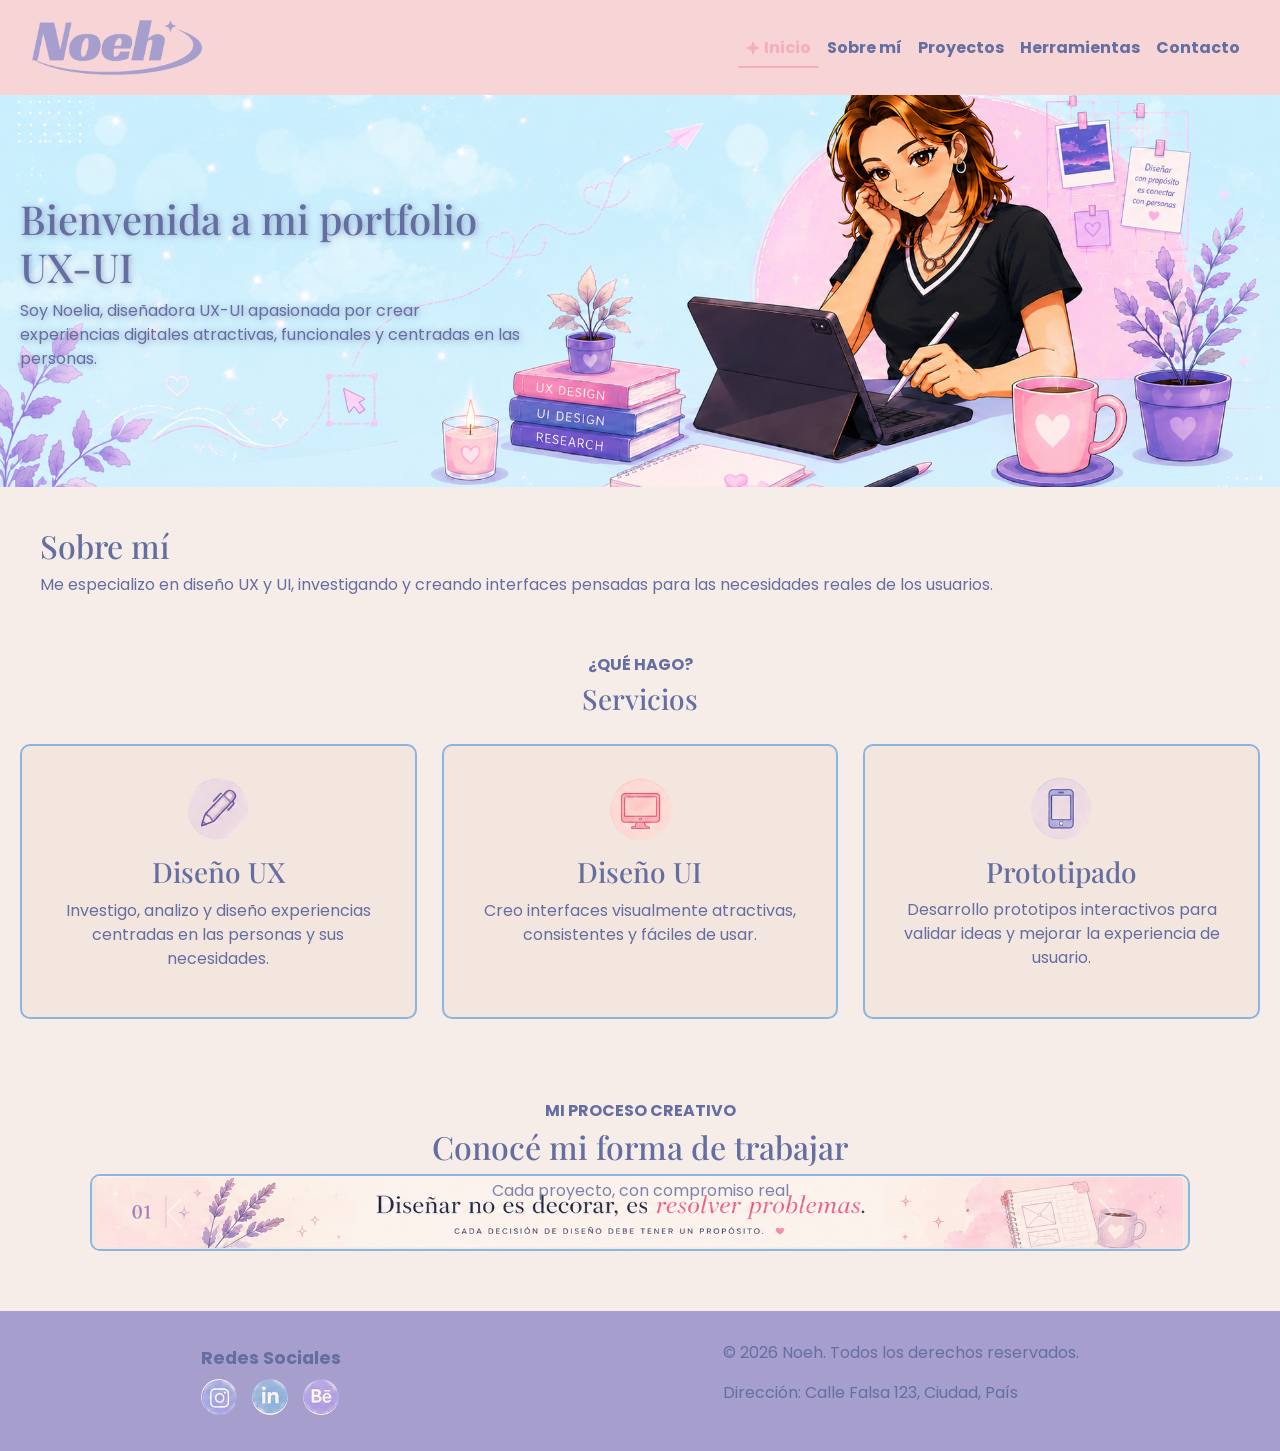
<file: index.html>
<!DOCTYPE html>
<html lang="es">
<head>
  <meta charset="UTF-8" />
  <meta name="viewport" content="width=device-width, initial-scale=1.0" />
  <title>Portfolio UX-UI de Noelia Arcidiacono | Diseñadora en Argentina</title>
  <meta name="description" content="Portfolio de Noelia Arcidiacono, diseñadora UX-UI especializada en experiencias digitales centradas en el usuario. Descubrí sus proyectos, herramientas y servicios de diseño." />
  <meta name="keywords" content="diseño UX UI, portfolio diseñadora, diseño de experiencia de usuario, diseño de interfaces, UX UI Argentina" />

  <link rel="preconnect" href="https://fonts.googleapis.com">
  <link rel="preconnect" href="https://fonts.gstatic.com" crossorigin>
  <link href="https://fonts.googleapis.com/css2?family=Playfair+Display:wght@700&family=Poppins:wght@400;600;700&display=swap" rel="stylesheet">

  <!-- Bootstrap CSS (CDN) -->
  <link href="https://cdn.jsdelivr.net/npm/bootstrap@5.3.3/dist/css/bootstrap.min.css" rel="stylesheet">

  <link href="https://unpkg.com/aos@2.3.1/dist/aos.css" rel="stylesheet">

  <link rel="stylesheet" href="css/style.css" />
</head>
<body class="fondo-rosa">

  <!--navbar de Bootstrap-->
  <nav class="navbar navbar-expand-md navbar-custom">
    <div class="container-fluid">
      <a class="navbar-brand" href="index.html">
        <img src="assets/images/noehlogo.png" alt="Logo Noeh" />
      </a>

      <button class="navbar-toggler" type="button" data-bs-toggle="collapse" data-bs-target="#navbarNav" aria-controls="navbarNav" aria-expanded="false" aria-label="Abrir menú">
        <span class="navbar-toggler-icon"></span>
      </button>

      <div class="collapse navbar-collapse" id="navbarNav">
        <ul class="navbar-nav ms-auto">
          <li class="nav-item"><a class="nav-link active" href="index.html">Inicio</a></li>
          <li class="nav-item"><a class="nav-link" href="pages/sobre-mi.html">Sobre mí</a></li>
          <li class="nav-item"><a class="nav-link" href="pages/proyectos.html">Proyectos</a></li>
          <li class="nav-item"><a class="nav-link" href="pages/herramientas.html">Herramientas</a></li>
          <li class="nav-item"><a class="nav-link" href="pages/contacto.html">Contacto</a></li>
        </ul>
      </div>
    </div>
  </nav>

  <!--hero con imagen de fondo-->
  <section class="hero-imagen">
    <div class="hero-texto">
      <h1 data-aos="fade-up" data-aos-duration="1000">Bienvenida a mi portfolio UX-UI</h1>
      <p>Soy Noelia, diseñadora UX-UI apasionada por crear experiencias digitales atractivas, funcionales y centradas en las personas.</p>
    </div>
  </section>

  <!--main es principal-->
  <main>

    <article>
      <h2>Sobre mí</h2>
      <p>Me especializo en diseño UX y UI, investigando y creando interfaces pensadas para las necesidades reales de los usuarios.</p>
    </article>

    <section class="seccion-centrada">
      <p class="etiqueta">¿QUÉ HAGO?</p>
      <h3>Servicios</h3>

      <div class="lista">

        <article class="card" tabindex="0">
          <img src="assets/images/logo-de-disenioux.png" alt="Ícono Diseño UX" />
          <h3>Diseño UX</h3>
          <p>Investigo, analizo y diseño experiencias centradas en las personas y sus necesidades.</p>
        </article>

        <article class="card" tabindex="0">
          <img src="assets/images/logo-de-disenioui.png" alt="Ícono Diseño UI" />
          <h3>Diseño UI</h3>
          <p>Creo interfaces visualmente atractivas, consistentes y fáciles de usar.</p>
        </article>

        <article class="card" tabindex="0">
          <img src="assets/images/logo-disenio-prototipado.png" alt="Ícono Prototipado" />
          <h3>Prototipado</h3>
          <p>Desarrollo prototipos interactivos para validar ideas y mejorar la experiencia de usuario.</p>
        </article>

      </div>
    </section>

    <!--sección de galería con carousel de 8 banners y reproducción automática-->
    <section class="galeria">
      <p class="etiqueta">MI PROCESO CREATIVO</p>
      <h2>Conocé mi forma de trabajar</h2>

      <div id="carouselGaleria" class="carousel slide" data-bs-ride="carousel" data-bs-interval="3000">
        <div class="carousel-indicators">
          <button type="button" data-bs-target="#carouselGaleria" data-bs-slide-to="0" class="active" aria-current="true" aria-label="Slide 1"></button>
          <button type="button" data-bs-target="#carouselGaleria" data-bs-slide-to="1" aria-label="Slide 2"></button>
          <button type="button" data-bs-target="#carouselGaleria" data-bs-slide-to="2" aria-label="Slide 3"></button>
          <button type="button" data-bs-target="#carouselGaleria" data-bs-slide-to="3" aria-label="Slide 4"></button>
          <button type="button" data-bs-target="#carouselGaleria" data-bs-slide-to="4" aria-label="Slide 5"></button>
          <button type="button" data-bs-target="#carouselGaleria" data-bs-slide-to="5" aria-label="Slide 6"></button>
          <button type="button" data-bs-target="#carouselGaleria" data-bs-slide-to="6" aria-label="Slide 7"></button>
          <button type="button" data-bs-target="#carouselGaleria" data-bs-slide-to="7" aria-label="Slide 8"></button>
        </div>

        <div class="carousel-inner">
          <div class="carousel-item active">
            <img src="assets/images/diseniar-es-un-proceso.png" alt="Cada proyecto, con compromiso real" />
            <div class="carousel-caption d-none d-md-block">
              <p>Cada proyecto, con compromiso real</p>

              
            </div>
          </div>
          <div class="carousel-item">
            <img src="assets/images/crear-mejores-interfaces.png" alt="Diseño prolijo, pensado al detalle" />
            <div class="carousel-caption d-none d-md-block">
              <p>Diseño prolijo, pensado al detalle</p> 
            </div>
          </div>
          <div class="carousel-item">
            <img src="assets/images/detalles-que-comunican-emocion.png" alt="Procesos eficientes, resultados claros" />
            <div class="carousel-caption d-none d-md-block">
              <p>Procesos eficientes, resultados claros</p>
            </div>
          </div>
          <div class="carousel-item">
            <img src="assets/images/comienzo-de-la-creatividad.png" alt="Investigación antes que suposición" />
            <div class="carousel-caption d-none d-md-block">
              <p>Investigación antes que suposición</p>
            </div>
          </div>
          <div class="carousel-item">
            <img src="assets/images/diseniar-con-proposito.png" alt="Cada pantalla, con un propósito" />
            <div class="carousel-caption d-none d-md-block">
              <p>Cada pantalla, con un propósito</p>
            </div>
          </div>
          <div class="carousel-item">
            <img src="assets/images/ideas-que-evolucionan.png" alt="Escucho antes de diseñar" />
            <div class="carousel-caption d-none d-md-block">
              <p>Escucho antes de diseñar</p>
            </div>
          </div>
          <div class="carousel-item">
            <img src="assets/images/disenio-simple-util-memorable.png" alt="Iteración constante, mejora continua" />
            <div class="carousel-caption d-none d-md-block">
              <p>Iteración constante, mejora continua</p>
            </div>
          </div>
          <div class="carousel-item">
            <img src="assets/images/agradecimientos.png" alt="Comprometida con cada entrega" />
            <div class="carousel-caption d-none d-md-block">
              <p>Comprometida con cada entrega</p>
            </div>
          </div>
        </div>

        <button class="carousel-control-prev" type="button" data-bs-target="#carouselGaleria" data-bs-slide="prev">
          <span class="carousel-control-prev-icon" aria-hidden="true"></span>
          <span class="visually-hidden">Anterior</span>
        </button>
        <button class="carousel-control-next" type="button" data-bs-target="#carouselGaleria" data-bs-slide="next">
          <span class="carousel-control-next-icon" aria-hidden="true"></span>
          <span class="visually-hidden">Siguiente</span>
        </button>
      </div>
    </section>

  </main>

  <!--footer es pie de página-->
  <footer>
   <div class="footer-content">
    <h3>Redes Sociales</h3>
    <div class="footer-redes">
      <a href="#" target="_blank">
        <img src="assets/images/footerinstagram.png" alt="Instagram" />
      </a>
      <a href="http://www.linkedin.com/in/noelia-arcidiacono-9204953a7" target="_blank">
      <img src="assets/images/footerlinkedin.png" alt="LinkedIn" />
    </a>
    <a href="https://www.behance.net/noeliaarcidia1" target="_blank">
      <img src="assets/images/footerbehance.png" alt="Behance" />
    </a>
  </div>
</div>

    <div class="footer-content">
      <p>© 2026 Noeh. Todos los derechos reservados.</p>
      <p>Dirección: Calle Falsa 123, Ciudad, País</p>
    </div>
  </footer>

  <!-- Bootstrap JS (CDN) - siempre antes del cierre de body -->
  <script src="https://cdn.jsdelivr.net/npm/bootstrap@5.3.3/dist/js/bootstrap.bundle.min.js"></script>

  <script src="https://unpkg.com/aos@2.3.1/dist/aos.js"></script>
<script>
  AOS.init();
</script>

</body>
</html>
</file>
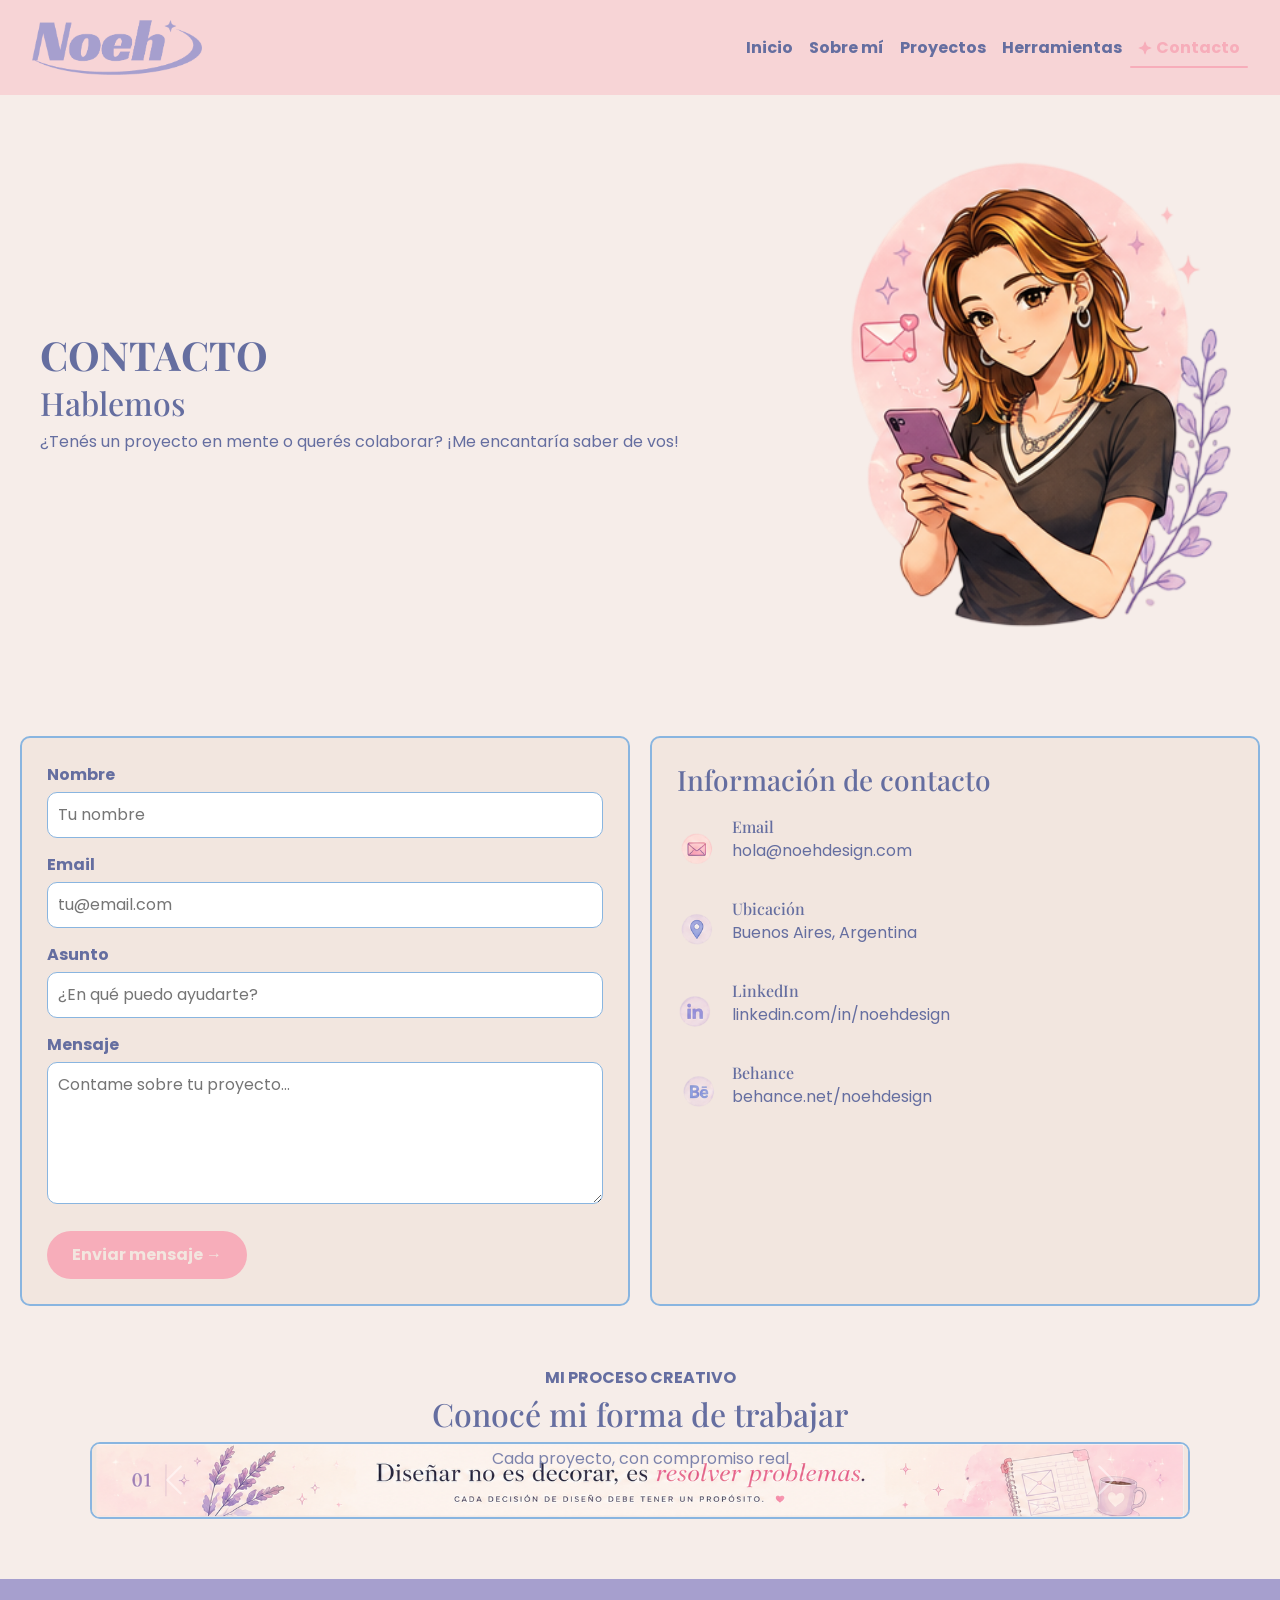
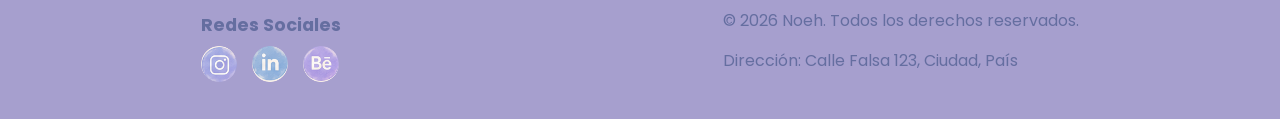
<file: pages/contacto.html>
<!DOCTYPE html>
<html lang="es">
<head>
  <meta charset="UTF-8" />
  <meta name="viewport" content="width=device-width, initial-scale=1.0" />
  <title>Contacto | Noelia Arcidiacono, Diseñadora UX-UI</title>
  <meta name="description" content="¿Tenés un proyecto en mente? Contactá a Noelia Arcidiacono, diseñadora UX-UI, para colaborar en tu próxima idea." />
  <meta name="keywords" content="contactar diseñadora UX UI, contratar diseño UX UI, colaboración proyecto diseño" />

  <link rel="preconnect" href="https://fonts.googleapis.com">
  <link rel="preconnect" href="https://fonts.gstatic.com" crossorigin>
  <link href="https://fonts.googleapis.com/css2?family=Playfair+Display:wght@700&family=Poppins:wght@400;600;700&display=swap" rel="stylesheet">

  <link href="https://cdn.jsdelivr.net/npm/bootstrap@5.3.3/dist/css/bootstrap.min.css" rel="stylesheet">

  <link href="https://unpkg.com/aos@2.3.1/dist/aos.css" rel="stylesheet">
  <link rel="stylesheet" href="../css/style.css" />
</head>
<body class="fondo-rosa">

  <nav class="navbar navbar-expand-md navbar-custom">
    <div class="container-fluid">
      <a class="navbar-brand" href="../index.html">
        <img src="../assets/images/noehlogo.png" alt="Logo Noeh" />
      </a>

      <button class="navbar-toggler" type="button" data-bs-toggle="collapse" data-bs-target="#navbarNav" aria-controls="navbarNav" aria-expanded="false" aria-label="Abrir menú">
        <span class="navbar-toggler-icon"></span>
      </button>

      <div class="collapse navbar-collapse" id="navbarNav">
        <ul class="navbar-nav ms-auto">
          <li class="nav-item"><a class="nav-link" href="../index.html">Inicio</a></li>
          <li class="nav-item"><a class="nav-link" href="sobre-mi.html">Sobre mí</a></li>
          <li class="nav-item"><a class="nav-link" href="proyectos.html">Proyectos</a></li>
          <li class="nav-item"><a class="nav-link" href="herramientas.html">Herramientas</a></li>
          <li class="nav-item"><a class="nav-link active" href="contacto.html">Contacto</a></li>
        </ul>
      </div>
    </div>
  </nav>

  <main>

    <section class="presentacion">
      <div class="presentacion-texto">
        <h1 class="etiqueta" data-aos="fade-up" data-aos-duration="1000">CONTACTO</h1>
        <h2>Hablemos</h2>
        <p>¿Tenés un proyecto en mente o querés colaborar? ¡Me encantaría saber de vos!</p>
      </div>

      <img class="presentacion-imagen" src="../assets/images/ilustracion-hero-contacto.png" alt="Foto de Noelia Arcidiacono" />
    </section>

    <section class="contacto-contenido">

      <form class="formulario">
        <label for="nombre">Nombre</label>
        <input type="text" id="nombre" name="nombre" placeholder="Tu nombre" required />

        <label for="email">Email</label>
        <input type="email" id="email" name="email" placeholder="tu@email.com" required />

        <label for="asunto">Asunto</label>
        <input type="text" id="asunto" name="asunto" placeholder="¿En qué puedo ayudarte?" />

        <label for="mensaje">Mensaje</label>
        <textarea id="mensaje" name="mensaje" rows="5" placeholder="Contame sobre tu proyecto..." required></textarea>

        <button type="submit">Enviar mensaje →</button>
      </form>

      <div class="info-contacto">
        <h3>Información de contacto</h3>

        <div class="dato-contacto" style="margin-top: 20px;">
          <img src="../assets/images/mail.png" alt="Ícono email" />
          <div>
            <h3>Email</h3>
            <p>hola@noehdesign.com</p>
          </div>
        </div>

        <div class="dato-contacto">
          <img src="../assets/images/ubicacion.png" alt="Ícono ubicación" />
          <div>
            <h3>Ubicación</h3>
            <p>Buenos Aires, Argentina</p>
          </div>
        </div>

        <div class="dato-contacto">
          <img src="../assets/images/linkedin.png" alt="Ícono LinkedIn" />
          <div>
            <h3>LinkedIn</h3>
            <p>linkedin.com/in/noehdesign</p>
          </div>
        </div>

        <div class="dato-contacto">
          <img src="../assets/images/behance.png" alt="Ícono Behance" />
          <div>
            <h3>Behance</h3>
            <p>behance.net/noehdesign</p>
          </div>
        </div>

      </div>

    </section>

    <!--sección de galería con carousel de 8 banners y reproducción automática-->
    <section class="galeria">
      <p class="etiqueta">MI PROCESO CREATIVO</p>
      <h2>Conocé mi forma de trabajar</h2>

      <div id="carouselContacto" class="carousel slide" data-bs-ride="carousel" data-bs-interval="3000">
        <div class="carousel-indicators">
          <button type="button" data-bs-target="#carouselContacto" data-bs-slide-to="0" class="active" aria-current="true" aria-label="Slide 1"></button>
          <button type="button" data-bs-target="#carouselContacto" data-bs-slide-to="1" aria-label="Slide 2"></button>
          <button type="button" data-bs-target="#carouselContacto" data-bs-slide-to="2" aria-label="Slide 3"></button>
          <button type="button" data-bs-target="#carouselContacto" data-bs-slide-to="3" aria-label="Slide 4"></button>
          <button type="button" data-bs-target="#carouselContacto" data-bs-slide-to="4" aria-label="Slide 5"></button>
          <button type="button" data-bs-target="#carouselContacto" data-bs-slide-to="5" aria-label="Slide 6"></button>
          <button type="button" data-bs-target="#carouselContacto" data-bs-slide-to="6" aria-label="Slide 7"></button>
          <button type="button" data-bs-target="#carouselContacto" data-bs-slide-to="7" aria-label="Slide 8"></button>
        </div>

        <div class="carousel-inner">
          <div class="carousel-item active">
            <img src="../assets/images/diseniar-es-un-proceso.png" alt="Cada proyecto, con compromiso real" />
            <div class="carousel-caption d-none d-md-block">
              <p>Cada proyecto, con compromiso real</p>
            </div>
          </div>
          <div class="carousel-item">
            <img src="../assets/images/crear-mejores-interfaces.png" alt="Diseño prolijo, pensado al detalle" />
            <div class="carousel-caption d-none d-md-block">
              <p>Diseño prolijo, pensado al detalle</p>
            </div>
          </div>
          <div class="carousel-item">
            <img src="../assets/images/detalles-que-comunican-emocion.png" alt="Procesos eficientes, resultados claros" />
            <div class="carousel-caption d-none d-md-block">
              <p>Procesos eficientes, resultados claros</p>
            </div>
          </div>
          <div class="carousel-item">
            <img src="../assets/images/comienzo-de-la-creatividad.png" alt="Investigación antes que suposición" />
            <div class="carousel-caption d-none d-md-block">
              <p>Investigación antes que suposición</p>
            </div>
          </div>
          <div class="carousel-item">
            <img src="../assets/images/diseniar-con-proposito.png" alt="Cada pantalla, con un propósito" />
            <div class="carousel-caption d-none d-md-block">
              <p>Cada pantalla, con un propósito</p>
            </div>
          </div>
          <div class="carousel-item">
            <img src="../assets/images/ideas-que-evolucionan.png" alt="Escucho antes de diseñar" />
            <div class="carousel-caption d-none d-md-block">
              <p>Escucho antes de diseñar</p>
            </div>
          </div>
          <div class="carousel-item">
            <img src="../assets/images/disenio-simple-util-memorable.png" alt="Iteración constante, mejora continua" />
            <div class="carousel-caption d-none d-md-block">
              <p>Iteración constante, mejora continua</p>
            </div>
          </div>
          <div class="carousel-item">
            <img src="../assets/images/agradecimientos.png" alt="Comprometida con cada entrega" />
            <div class="carousel-caption d-none d-md-block">
              <p>Comprometida con cada entrega</p>
            </div>
          </div>
        </div>

        <button class="carousel-control-prev" type="button" data-bs-target="#carouselContacto" data-bs-slide="prev">
          <span class="carousel-control-prev-icon" aria-hidden="true"></span>
          <span class="visually-hidden">Anterior</span>
        </button>
        <button class="carousel-control-next" type="button" data-bs-target="#carouselContacto" data-bs-slide="next">
          <span class="carousel-control-next-icon" aria-hidden="true"></span>
          <span class="visually-hidden">Siguiente</span>
        </button>
      </div>
    </section>

  </main>

  <footer>
   <div class="footer-content">
  <h3>Redes Sociales</h3>
  <div class="footer-redes">
    <a href="#" target="_blank">
      <img src="../assets/images/footerinstagram.png" alt="Instagram" />
    </a>
    <a href="http://www.linkedin.com/in/noelia-arcidiacono-9204953a7" target="_blank">
      <img src="../assets/images/footerlinkedin.png" alt="LinkedIn" />
    </a>
    <a href="https://www.behance.net/noeliaarcidia1" target="_blank">
      <img src="../assets/images/footerbehance.png" alt="Behance" />
    </a>
  </div>
</div>

    <div class="footer-content">
      <p>© 2026 Noeh. Todos los derechos reservados.</p>
      <p>Dirección: Calle Falsa 123, Ciudad, País</p>
    </div>
  </footer>

  <script src="https://cdn.jsdelivr.net/npm/bootstrap@5.3.3/dist/js/bootstrap.bundle.min.js"></script>

  <script src="https://unpkg.com/aos@2.3.1/dist/aos.js"></script>
<script>
  AOS.init();
</script>
</body>
</html>
</file>
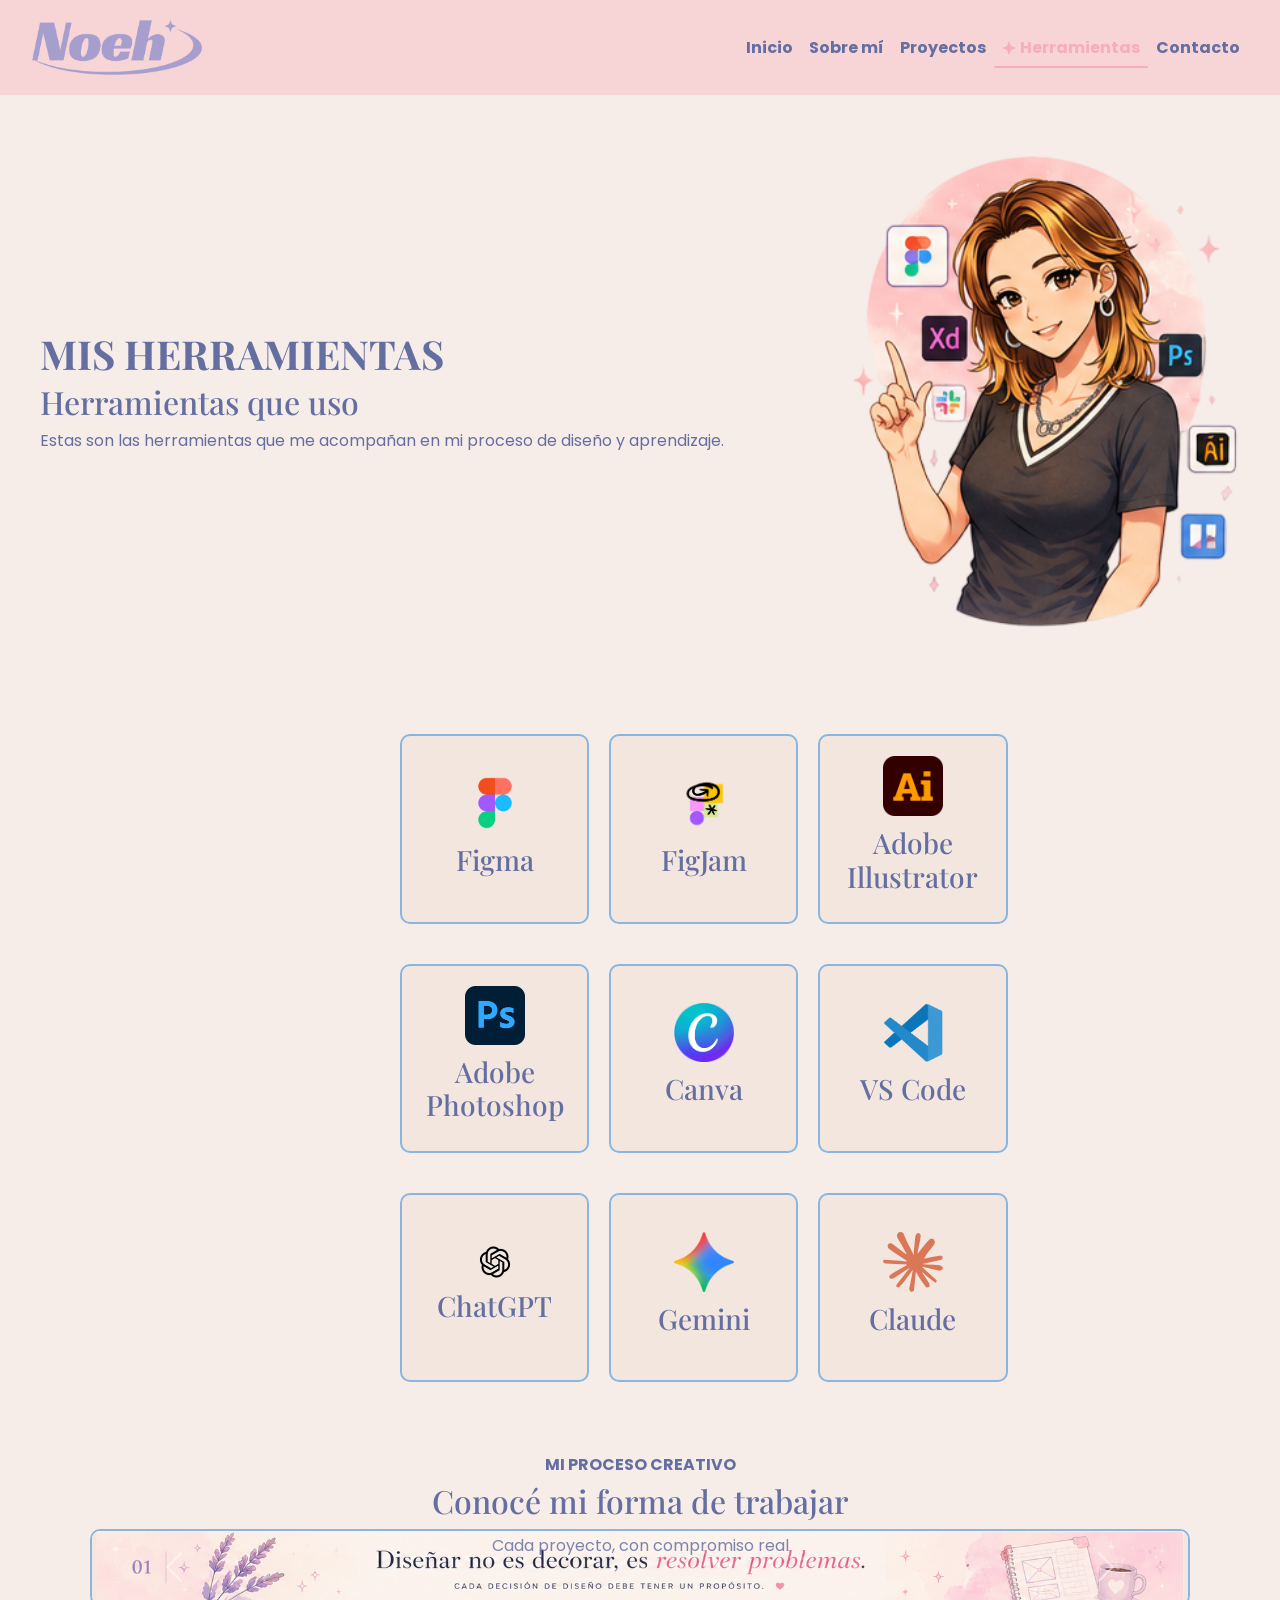
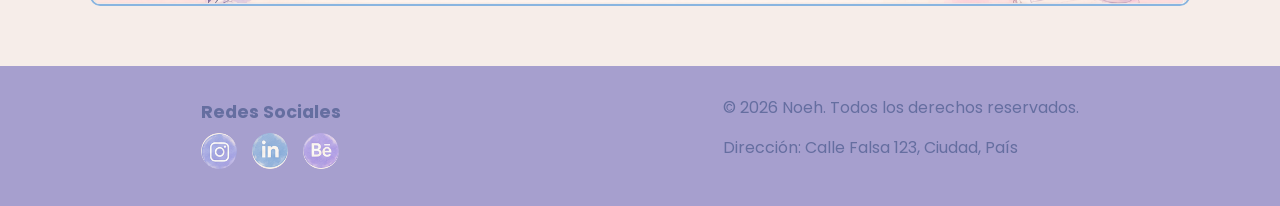
<file: pages/herramientas.html>
<!DOCTYPE html>
<html lang="es">
<head>
  <meta charset="UTF-8" />
  <meta name="viewport" content="width=device-width, initial-scale=1.0" />
  <title>Herramientas de Diseño UX-UI que Uso | Noelia Arcidiacono</title>
  <meta name="description" content="Conocé las herramientas de diseño y prototipado que Noelia Arcidiacono utiliza en su proceso creativo: Figma, Adobe Illustrator, Photoshop y más." />
  <meta name="keywords" content="herramientas diseño UX UI, Figma, Adobe Illustrator, Photoshop, software diseño digital" />

  <link rel="preconnect" href="https://fonts.googleapis.com">
  <link rel="preconnect" href="https://fonts.gstatic.com" crossorigin>
  <link href="https://fonts.googleapis.com/css2?family=Playfair+Display:wght@700&family=Poppins:wght@400;600;700&display=swap" rel="stylesheet">

  <link href="https://unpkg.com/aos@2.3.1/dist/aos.css" rel="stylesheet">
  <link href="https://cdn.jsdelivr.net/npm/bootstrap@5.3.3/dist/css/bootstrap.min.css" rel="stylesheet">

  <link rel="stylesheet" href="../css/style.css" />
</head>
<body class="fondo-rosa">

  <nav class="navbar navbar-expand-md navbar-custom">
    <div class="container-fluid">
      <a class="navbar-brand" href="../index.html">
        <img src="../assets/images/noehlogo.png" alt="Logo Noeh" />
      </a>

      <button class="navbar-toggler" type="button" data-bs-toggle="collapse" data-bs-target="#navbarNav" aria-controls="navbarNav" aria-expanded="false" aria-label="Abrir menú">
        <span class="navbar-toggler-icon"></span>
      </button>

      <div class="collapse navbar-collapse" id="navbarNav">
        <ul class="navbar-nav ms-auto">
          <li class="nav-item"><a class="nav-link" href="../index.html">Inicio</a></li>
          <li class="nav-item"><a class="nav-link" href="sobre-mi.html">Sobre mí</a></li>
          <li class="nav-item"><a class="nav-link" href="proyectos.html">Proyectos</a></li>
          <li class="nav-item"><a class="nav-link active" href="herramientas.html">Herramientas</a></li>
          <li class="nav-item"><a class="nav-link" href="contacto.html">Contacto</a></li>
        </ul>
      </div>
    </div>
  </nav>

  <main>

    <section class="presentacion">
      <div class="presentacion-texto">
        <h1 class="etiqueta" data-aos="fade-up" data-aos-duration="1000">MIS HERRAMIENTAS</h1>
        <h2>Herramientas que uso</h2>
        <p>Estas son las herramientas que me acompañan en mi proceso de diseño y aprendizaje.</p>
      </div>

      <img class="presentacion-imagen" src="../assets/images/ilustracion-hero-herramientas.png" alt="Laptop con logo de Noeh" />
    </section>

    <section>
      <div class="lista-cuadrada">

        <article class="card-cuadrada" tabindex="0">
          <img src="../assets/images/figma-Photoroom.png" alt="Logo Figma" />
          <h3>Figma</h3>
        </article>

        <article class="card-cuadrada" tabindex="0">
          <img src="../assets/images/figjam-Photoroom.png" alt="Logo FigJam" />
          <h3>FigJam</h3>
        </article>

        <article class="card-cuadrada" tabindex="0">
          <img src="../assets/images/illustrator.png" alt="Logo Adobe Illustrator" />
          <h3>Adobe Illustrator</h3>
        </article>

        <article class="card-cuadrada" tabindex="0">
          <img src="../assets/images/photoshop.webp" alt="Logo Adobe Photoshop" />
          <h3>Adobe Photoshop</h3>
        </article>

        <article class="card-cuadrada" tabindex="0">
          <img src="../assets/images/canva.png" alt="Logo Canva" />
          <h3>Canva</h3>
        </article>

        <article class="card-cuadrada" tabindex="0">
          <img src="../assets/images/vscode-Photoroom.png" alt="Logo VS Code" />
          <h3>VS Code</h3>
        </article>

        <article class="card-cuadrada" tabindex="0">
          <img src="../assets/images/chatgpt.png" alt="Logo ChatGPT" />
          <h3>ChatGPT</h3>
        </article>

        <article class="card-cuadrada" tabindex="0">
          <img src="../assets/images/gemini.png" alt="Logo Gemini" />
          <h3>Gemini</h3>
        </article>

        <article class="card-cuadrada" tabindex="0">
          <img src="../assets/images/claude.webp" alt="Logo Claude" />
          <h3>Claude</h3>
        </article>

      </div>
    </section>

    <!--sección de galería con carousel de 8 banners y reproducción automática-->
    <section class="galeria">
      <p class="etiqueta">MI PROCESO CREATIVO</p>
      <h2>Conocé mi forma de trabajar</h2>

      <div id="carouselHerramientas" class="carousel slide" data-bs-ride="carousel" data-bs-interval="3000">
        <div class="carousel-indicators">
          <button type="button" data-bs-target="#carouselHerramientas" data-bs-slide-to="0" class="active" aria-current="true" aria-label="Slide 1"></button>
          <button type="button" data-bs-target="#carouselHerramientas" data-bs-slide-to="1" aria-label="Slide 2"></button>
          <button type="button" data-bs-target="#carouselHerramientas" data-bs-slide-to="2" aria-label="Slide 3"></button>
          <button type="button" data-bs-target="#carouselHerramientas" data-bs-slide-to="3" aria-label="Slide 4"></button>
          <button type="button" data-bs-target="#carouselHerramientas" data-bs-slide-to="4" aria-label="Slide 5"></button>
          <button type="button" data-bs-target="#carouselHerramientas" data-bs-slide-to="5" aria-label="Slide 6"></button>
          <button type="button" data-bs-target="#carouselHerramientas" data-bs-slide-to="6" aria-label="Slide 7"></button>
          <button type="button" data-bs-target="#carouselHerramientas" data-bs-slide-to="7" aria-label="Slide 8"></button>
        </div>

        <div class="carousel-inner">
          <div class="carousel-item active">
            <img src="../assets/images/diseniar-es-un-proceso.png" alt="Cada proyecto, con compromiso real" />
            <div class="carousel-caption d-none d-md-block">
              <p>Cada proyecto, con compromiso real</p>
            </div>
          </div>
          <div class="carousel-item">
            <img src="../assets/images/crear-mejores-interfaces.png" alt="Diseño prolijo, pensado al detalle" />
            <div class="carousel-caption d-none d-md-block">
              <p>Diseño prolijo, pensado al detalle</p>
            </div>
          </div>
          <div class="carousel-item">
            <img src="../assets/images/detalles-que-comunican-emocion.png" alt="Procesos eficientes, resultados claros" />
            <div class="carousel-caption d-none d-md-block">
              <p>Procesos eficientes, resultados claros</p>
            </div>
          </div>
          <div class="carousel-item">
            <img src="../assets/images/comienzo-de-la-creatividad.png" alt="Investigación antes que suposición" />
            <div class="carousel-caption d-none d-md-block">
              <p>Investigación antes que suposición</p>
            </div>
          </div>
          <div class="carousel-item">
            <img src="../assets/images/diseniar-con-proposito.png" alt="Cada pantalla, con un propósito" />
            <div class="carousel-caption d-none d-md-block">
              <p>Cada pantalla, con un propósito</p>
            </div>
          </div>
          <div class="carousel-item">
            <img src="../assets/images/ideas-que-evolucionan.png" alt="Escucho antes de diseñar" />
            <div class="carousel-caption d-none d-md-block">
              <p>Escucho antes de diseñar</p>
            </div>
          </div>
          <div class="carousel-item">
            <img src="../assets/images/disenio-simple-util-memorable.png" alt="Iteración constante, mejora continua" />
            <div class="carousel-caption d-none d-md-block">
              <p>Iteración constante, mejora continua</p>
            </div>
          </div>
          <div class="carousel-item">
            <img src="../assets/images/agradecimientos.png" alt="Comprometida con cada entrega" />
            <div class="carousel-caption d-none d-md-block">
              <p>Comprometida con cada entrega</p>
            </div>
          </div>
        </div>

        <button class="carousel-control-prev" type="button" data-bs-target="#carouselHerramientas" data-bs-slide="prev">
          <span class="carousel-control-prev-icon" aria-hidden="true"></span>
          <span class="visually-hidden">Anterior</span>
        </button>
        <button class="carousel-control-next" type="button" data-bs-target="#carouselHerramientas" data-bs-slide="next">
          <span class="carousel-control-next-icon" aria-hidden="true"></span>
          <span class="visually-hidden">Siguiente</span>
        </button>
      </div>
    </section>

  </main>

  <footer>
   <div class="footer-content">
  <h3>Redes Sociales</h3>
  <div class="footer-redes">
    <a href="#" target="_blank">
      <img src="../assets/images/footerinstagram.png" alt="Instagram" />
    </a>
    <a href="http://www.linkedin.com/in/noelia-arcidiacono-9204953a7" target="_blank">
      <img src="../assets/images/footerlinkedin.png" alt="LinkedIn" />
    </a>
    <a href="https://www.behance.net/noeliaarcidia1" target="_blank">
      <img src="../assets/images/footerbehance.png" alt="Behance" />
    </a>
  </div>
</div>

    <div class="footer-content">
      <p>© 2026 Noeh. Todos los derechos reservados.</p>
      <p>Dirección: Calle Falsa 123, Ciudad, País</p>
    </div>
  </footer>

  <script src="https://cdn.jsdelivr.net/npm/bootstrap@5.3.3/dist/js/bootstrap.bundle.min.js"></script>

  <script src="https://unpkg.com/aos@2.3.1/dist/aos.js"></script>
<script>
  AOS.init();
</script>
</body>
</html>
</file>
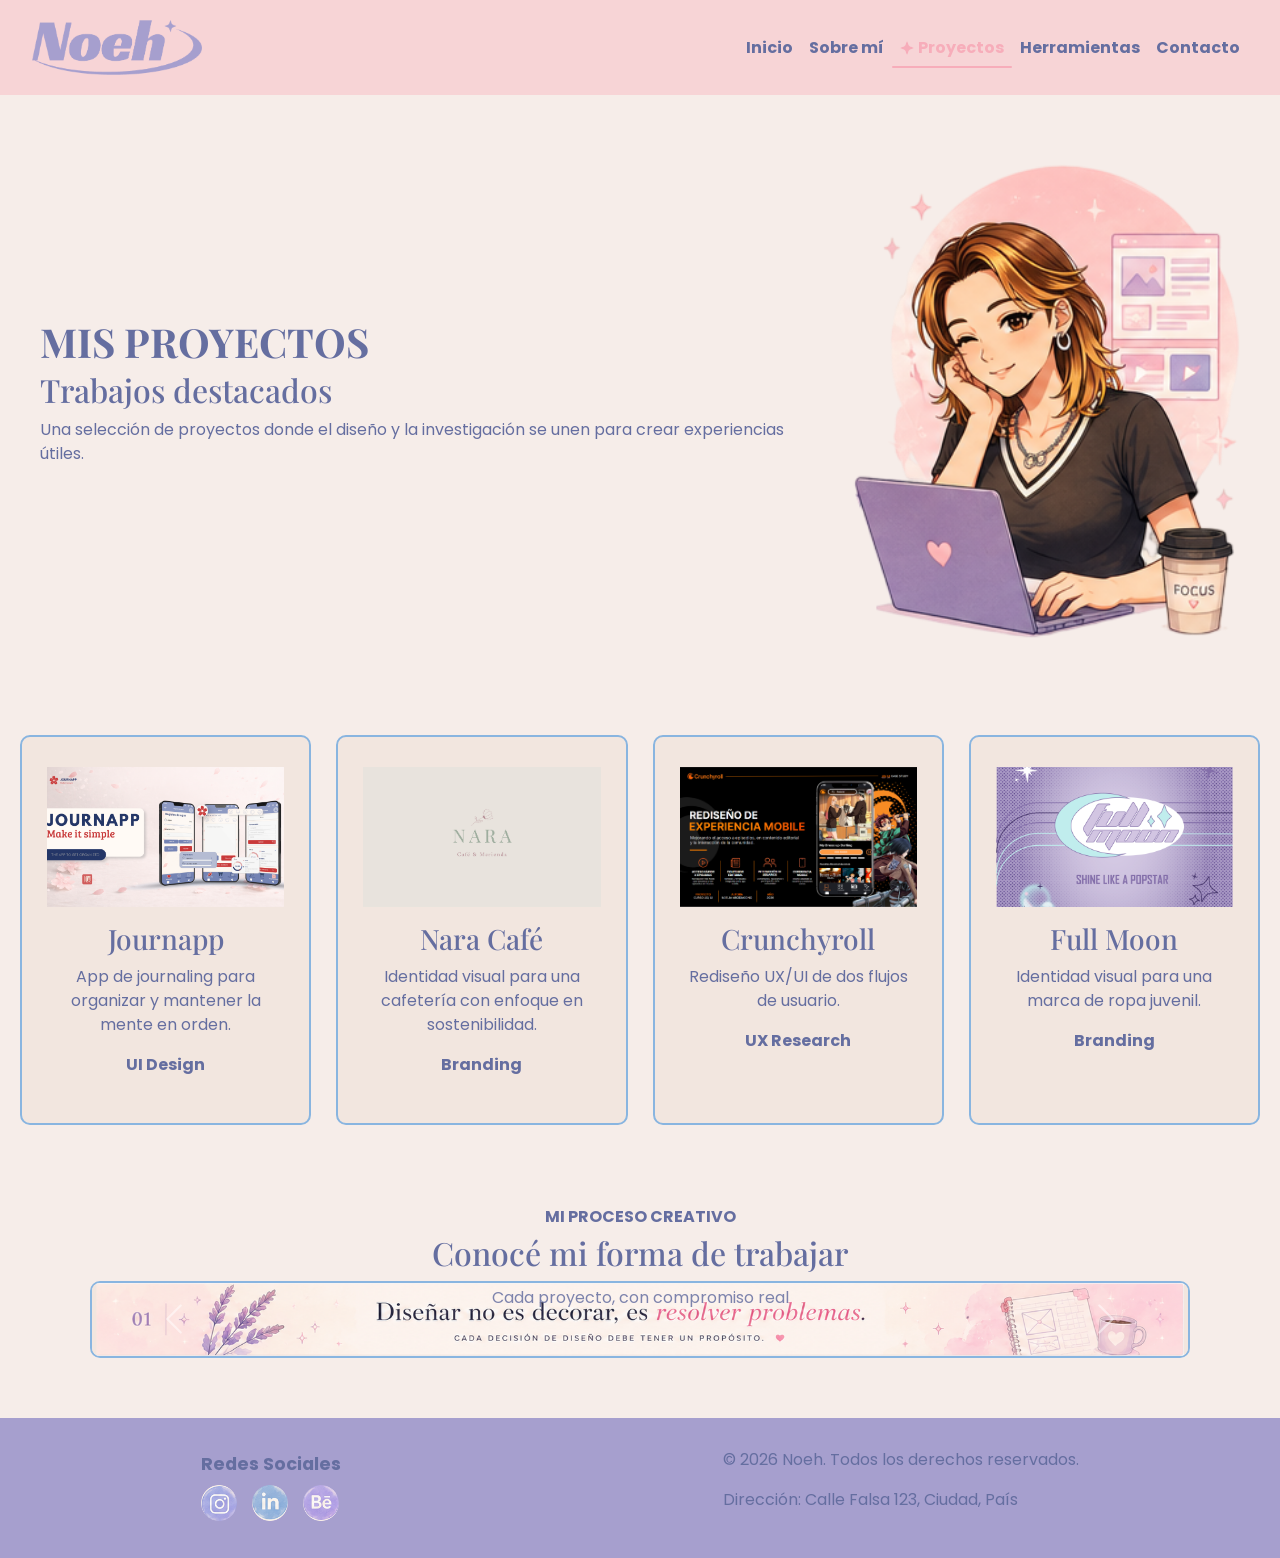
<file: pages/proyectos.html>
<!DOCTYPE html>
<html lang="es">
<head>
  <meta charset="UTF-8" />
  <meta name="viewport" content="width=device-width, initial-scale=1.0" />
  <title>Proyectos de Diseño UX-UI | Noelia Arcidiacono</title>
  <meta name="description" content="Explorá una selección de proyectos de diseño UX-UI: apps, branding e investigación de usuarios realizados por Noelia Arcidiacono." />
  <meta name="keywords" content="proyectos UX UI, portfolio proyectos diseño, casos de estudio UX, branding y diseño de apps" />

  <link rel="preconnect" href="https://fonts.googleapis.com">
  <link rel="preconnect" href="https://fonts.gstatic.com" crossorigin>
  <link href="https://fonts.googleapis.com/css2?family=Playfair+Display:wght@700&family=Poppins:wght@400;600;700&display=swap" rel="stylesheet">

  <link href="https://cdn.jsdelivr.net/npm/bootstrap@5.3.3/dist/css/bootstrap.min.css" rel="stylesheet">

  <link href="https://unpkg.com/aos@2.3.1/dist/aos.css" rel="stylesheet">
  <link rel="stylesheet" href="../css/style.css" />
</head>
<body class="fondo-rosa">

  <nav class="navbar navbar-expand-md navbar-custom">
    <div class="container-fluid">
      <a class="navbar-brand" href="../index.html">
        <img src="../assets/images/noehlogo.png" alt="Logo Noeh" />
      </a>

      <button class="navbar-toggler" type="button" data-bs-toggle="collapse" data-bs-target="#navbarNav" aria-controls="navbarNav" aria-expanded="false" aria-label="Abrir menú">
        <span class="navbar-toggler-icon"></span>
      </button>

      <div class="collapse navbar-collapse" id="navbarNav">
        <ul class="navbar-nav ms-auto">
          <li class="nav-item"><a class="nav-link" href="../index.html">Inicio</a></li>
          <li class="nav-item"><a class="nav-link" href="sobre-mi.html">Sobre mí</a></li>
          <li class="nav-item"><a class="nav-link active" href="proyectos.html">Proyectos</a></li>
          <li class="nav-item"><a class="nav-link" href="herramientas.html">Herramientas</a></li>
          <li class="nav-item"><a class="nav-link" href="contacto.html">Contacto</a></li>
        </ul>
      </div>
    </div>
  </nav>

  <main>

    <section class="presentacion">
      <div class="presentacion-texto">
        <h1 class="etiqueta" data-aos="fade-up" data-aos-duration="1000">MIS PROYECTOS</h1>
        <h2>Trabajos destacados</h2>
        <p>Una selección de proyectos donde el diseño y la investigación se unen para crear experiencias útiles.</p>
      </div>

      <img class="presentacion-imagen" src="../assets/images/ilustracion-hero-proyectos.png" alt="Portada de proyectos" />
    </section>

    <section>
      <div class="lista lista-4">

        <article class="card" tabindex="0">
          <img class="imagen-proyecto" src="../assets/images/portadajournapp.png" alt="Proyecto Journapp" />
          <h3>Journapp</h3>
          <p>App de journaling para organizar y mantener la mente en orden.</p>
          <p class="destacado">UI Design</p>
        </article>

        <article class="card" tabindex="0">
          <img class="imagen-proyecto" src="../assets/images/portadanara.png" alt="Proyecto Nara Café" />
          <h3>Nara Café</h3>
          <p>Identidad visual para una cafetería con enfoque en sostenibilidad.</p>
          <p class="destacado">Branding</p>
        </article>

        <article class="card" tabindex="0">
          <img class="imagen-proyecto" src="../assets/images/portadacrunchyroll.png" alt="Proyecto Crunchyroll" />
          <h3>Crunchyroll</h3>
          <p>Rediseño UX/UI de dos flujos de usuario.</p>
          <p class="destacado">UX Research</p>
        </article>

        <article class="card" tabindex="0">
          <img class="imagen-proyecto" src="../assets/images/portadafullmoon.png" alt="Proyecto Full Moon" />
          <h3>Full Moon</h3>
          <p>Identidad visual para una marca de ropa juvenil.</p>
          <p class="destacado">Branding</p>
        </article>

      </div>
    </section>

    <!--sección de galería con carousel de 8 banners y reproducción automática-->
    <section class="galeria">
      <p class="etiqueta">MI PROCESO CREATIVO</p>
      <h2>Conocé mi forma de trabajar</h2>

      <div id="carouselProyectos" class="carousel slide" data-bs-ride="carousel" data-bs-interval="3000">
        <div class="carousel-indicators">
          <button type="button" data-bs-target="#carouselProyectos" data-bs-slide-to="0" class="active" aria-current="true" aria-label="Slide 1"></button>
          <button type="button" data-bs-target="#carouselProyectos" data-bs-slide-to="1" aria-label="Slide 2"></button>
          <button type="button" data-bs-target="#carouselProyectos" data-bs-slide-to="2" aria-label="Slide 3"></button>
          <button type="button" data-bs-target="#carouselProyectos" data-bs-slide-to="3" aria-label="Slide 4"></button>
          <button type="button" data-bs-target="#carouselProyectos" data-bs-slide-to="4" aria-label="Slide 5"></button>
          <button type="button" data-bs-target="#carouselProyectos" data-bs-slide-to="5" aria-label="Slide 6"></button>
          <button type="button" data-bs-target="#carouselProyectos" data-bs-slide-to="6" aria-label="Slide 7"></button>
          <button type="button" data-bs-target="#carouselProyectos" data-bs-slide-to="7" aria-label="Slide 8"></button>
        </div>

        <div class="carousel-inner">
          <div class="carousel-item active">
            <img src="../assets/images/diseniar-es-un-proceso.png" alt="Cada proyecto, con compromiso real" />
            <div class="carousel-caption d-none d-md-block">
               <p>Cada proyecto, con compromiso real</p>
            </div>
          </div>
          <div class="carousel-item">
            <img src="../assets/images/crear-mejores-interfaces.png" alt="Diseño prolijo, pensado al detalle" />
            <div class="carousel-caption d-none d-md-block">
              <p>Diseño prolijo, pensado al detalle</p>
            </div>
          </div>
          <div class="carousel-item">
            <img src="../assets/images/detalles-que-comunican-emocion.png" alt="Procesos eficientes, resultados claros" />
            <div class="carousel-caption d-none d-md-block">
              <p>Procesos eficientes, resultados claros</p>
            </div>
          </div>
          <div class="carousel-item">
            <img src="../assets/images/comienzo-de-la-creatividad.png" alt="Investigación antes que suposición" />
            <div class="carousel-caption d-none d-md-block">
              <p>Investigación antes que suposición</p>
            </div>
          </div>
          <div class="carousel-item">
            <img src="../assets/images/diseniar-con-proposito.png" alt="Cada pantalla, con un propósito" />
            <div class="carousel-caption d-none d-md-block">
              <p>Cada pantalla, con un propósito</p>
            </div>
          </div>
          <div class="carousel-item">
            <img src="../assets/images/ideas-que-evolucionan.png" alt="Escucho antes de diseñar" />
            <div class="carousel-caption d-none d-md-block">
              <p>Escucho antes de diseñar</p>
            </div>
          </div>
          <div class="carousel-item">
            <img src="../assets/images/disenio-simple-util-memorable.png" alt="Iteración constante, mejora continua" />
            <div class="carousel-caption d-none d-md-block">
              <p>Iteración constante, mejora continua</p>
            </div>
          </div>
          <div class="carousel-item">
            <img src="../assets/images/agradecimientos.png" alt="Comprometida con cada entrega" />
            <div class="carousel-caption d-none d-md-block">
              <p>Comprometida con cada entrega</p>
            </div>
          </div>
        </div>

        <button class="carousel-control-prev" type="button" data-bs-target="#carouselProyectos" data-bs-slide="prev">
          <span class="carousel-control-prev-icon" aria-hidden="true"></span>
          <span class="visually-hidden">Anterior</span>
        </button>
        <button class="carousel-control-next" type="button" data-bs-target="#carouselProyectos" data-bs-slide="next">
          <span class="carousel-control-next-icon" aria-hidden="true"></span>
          <span class="visually-hidden">Siguiente</span>
        </button>
      </div>
    </section>

  </main>

  <footer>
    <div class="footer-content">
  <h3>Redes Sociales</h3>
  <div class="footer-redes">
    <a href="#" target="_blank">
      <img src="../assets/images/footerinstagram.png" alt="Instagram" />
    </a>
    <a href="http://www.linkedin.com/in/noelia-arcidiacono-9204953a7" target="_blank">
      <img src="../assets/images/footerlinkedin.png" alt="LinkedIn" />
    </a>
    <a href="https://www.behance.net/noeliaarcidia1" target="_blank">
      <img src="../assets/images/footerbehance.png" alt="Behance" />
    </a>
  </div>
</div>

    <div class="footer-content">
      <p>© 2026 Noeh. Todos los derechos reservados.</p>
      <p>Dirección: Calle Falsa 123, Ciudad, País</p>
    </div>
  </footer>

  <script src="https://cdn.jsdelivr.net/npm/bootstrap@5.3.3/dist/js/bootstrap.bundle.min.js"></script>

  <script src="https://unpkg.com/aos@2.3.1/dist/aos.js"></script>
<script>
  AOS.init();
</script>
</body>
</html>
</file>
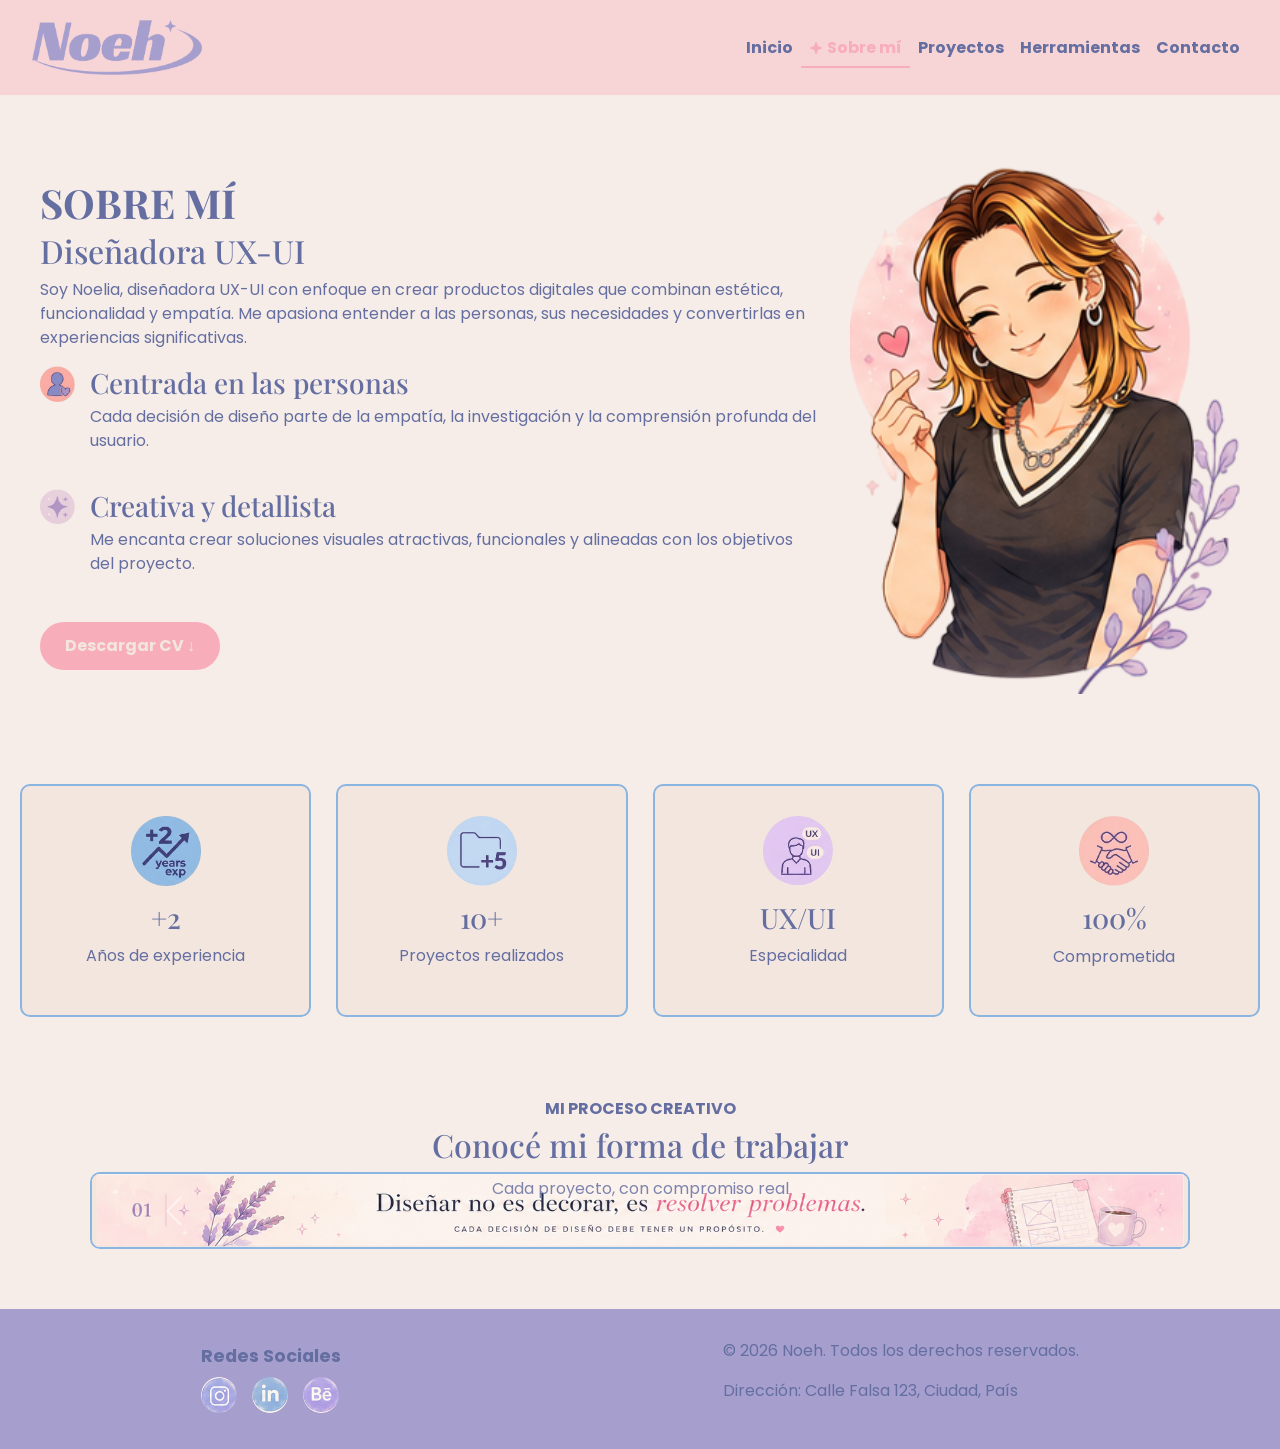
<file: pages/sobre-mi.html>
<!DOCTYPE html>
<html lang="es">
<head>
  <meta charset="UTF-8" />
  <meta name="viewport" content="width=device-width, initial-scale=1.0" />
  <title>Sobre mí | Noelia Arcidiacono, Diseñadora UX-UI</title>
  <meta name="description" content="Conocé la trayectoria de Noelia Arcidiacono, diseñadora UX-UI con foco en investigación de usuarios y diseño centrado en las personas." />
  <meta name="keywords" content="sobre mí diseñadora UX, experiencia diseño UX UI, perfil profesional UX UI" />

  <link rel="preconnect" href="https://fonts.googleapis.com">
  <link rel="preconnect" href="https://fonts.gstatic.com" crossorigin>
  <link href="https://fonts.googleapis.com/css2?family=Playfair+Display:wght@700&family=Poppins:wght@400;600;700&display=swap" rel="stylesheet">

  <link href="https://cdn.jsdelivr.net/npm/bootstrap@5.3.3/dist/css/bootstrap.min.css" rel="stylesheet">

  <link href="https://unpkg.com/aos@2.3.1/dist/aos.css" rel="stylesheet">
  <link rel="stylesheet" href="../css/style.css" />
</head>
<body class="fondo-rosa">

  <nav class="navbar navbar-expand-md navbar-custom">
    <div class="container-fluid">
      <a class="navbar-brand" href="../index.html">
        <img src="../assets/images/noehlogo.png" alt="Logo Noeh" />
      </a>

      <button class="navbar-toggler" type="button" data-bs-toggle="collapse" data-bs-target="#navbarNav" aria-controls="navbarNav" aria-expanded="false" aria-label="Abrir menú">
        <span class="navbar-toggler-icon"></span>
      </button>

      <div class="collapse navbar-collapse" id="navbarNav">
        <ul class="navbar-nav ms-auto">
          <li class="nav-item"><a class="nav-link" href="../index.html">Inicio</a></li>
          <li class="nav-item"><a class="nav-link active" href="sobre-mi.html">Sobre mí</a></li>
          <li class="nav-item"><a class="nav-link" href="proyectos.html">Proyectos</a></li>
          <li class="nav-item"><a class="nav-link" href="herramientas.html">Herramientas</a></li>
          <li class="nav-item"><a class="nav-link" href="contacto.html">Contacto</a></li>
        </ul>
      </div>
    </div>
  </nav>

  <main>

    <section class="presentacion">

      <div class="presentacion-texto">
        <h1 class="etiqueta" data-aos="fade-up" data-aos-duration="1000">SOBRE MÍ</h1>
        <h2>Diseñadora UX-UI</h2>
        <p>Soy Noelia, diseñadora UX-UI con enfoque en crear productos digitales que combinan estética, funcionalidad y empatía. Me apasiona entender a las personas, sus necesidades y convertirlas en experiencias significativas.</p>

        <div class="punto">
          <img src="../assets/images/logo-de-persona-centrada.png" alt="Ícono corazón" />
          <div>
            <h3>Centrada en las personas</h3>
            <p>Cada decisión de diseño parte de la empatía, la investigación y la comprensión profunda del usuario.</p>
          </div>
        </div>

        <div class="punto">
          <img src="../assets/images/logo-de-persona-detallista.png" alt="Ícono estrella" />
          <div>
            <h3>Creativa y detallista</h3>
            <p>Me encanta crear soluciones visuales atractivas, funcionales y alineadas con los objetivos del proyecto.</p>
          </div>
        </div>

        <a href="../assets/cv-noelia-arcidiacono.pdf" class="btn-cv" download>Descargar CV ↓</a>
      </div>

      <img class="presentacion-imagen" src="../assets/images/ilustracion-hero-sobre-mi.png" alt="Foto de Noelia Arcidiacono" />

    </section>

    <section>
      <div class="lista lista-4">

        <article class="card" tabindex="0">
          <img src="../assets/images/logo-de-mi-experiencia.png" alt="Ícono años de experiencia" />
          <h3>+2</h3>
          <p>Años de experiencia</p>
        </article>

        <article class="card" tabindex="0">
          <img src="../assets/images/logo-trabajos-realizados.png" alt="Ícono proyectos realizados" />
          <h3>10+</h3>
          <p>Proyectos realizados</p>
        </article>

        <article class="card" tabindex="0">
          <img src="../assets/images/logo-de-mi-especialidad.png" alt="Ícono especialidad UX/UI" />
          <h3>UX/UI</h3>
          <p>Especialidad</p>
        </article>

        <article class="card" tabindex="0">
          <img src="../assets/images/logo-de-persona-comprometida.png" alt="Ícono compromiso" />
          <h3>100%</h3>
          <p>Comprometida</p>
        </article>

      </div>
    </section>

    <!--sección de galería con carousel de 8 banners y reproducción automática-->
    <section class="galeria">
      <p class="etiqueta">MI PROCESO CREATIVO</p>
      <h2>Conocé mi forma de trabajar</h2>

      <div id="carouselSobreMi" class="carousel slide" data-bs-ride="carousel" data-bs-interval="3000">
        <div class="carousel-indicators">
          <button type="button" data-bs-target="#carouselSobreMi" data-bs-slide-to="0" class="active" aria-current="true" aria-label="Slide 1"></button>
          <button type="button" data-bs-target="#carouselSobreMi" data-bs-slide-to="1" aria-label="Slide 2"></button>
          <button type="button" data-bs-target="#carouselSobreMi" data-bs-slide-to="2" aria-label="Slide 3"></button>
          <button type="button" data-bs-target="#carouselSobreMi" data-bs-slide-to="3" aria-label="Slide 4"></button>
          <button type="button" data-bs-target="#carouselSobreMi" data-bs-slide-to="4" aria-label="Slide 5"></button>
          <button type="button" data-bs-target="#carouselSobreMi" data-bs-slide-to="5" aria-label="Slide 6"></button>
          <button type="button" data-bs-target="#carouselSobreMi" data-bs-slide-to="6" aria-label="Slide 7"></button>
          <button type="button" data-bs-target="#carouselSobreMi" data-bs-slide-to="7" aria-label="Slide 8"></button>
        </div>

        <div class="carousel-inner">
          <div class="carousel-item active">
            <img src="../assets/images/diseniar-es-un-proceso.png" alt="Cada proyecto, con compromiso real" />
            <div class="carousel-caption d-none d-md-block">
              <p>Cada proyecto, con compromiso real</p> 
            </div>
          </div>
          <div class="carousel-item">
            <img src="../assets/images/crear-mejores-interfaces.png" alt="Diseño prolijo, pensado al detalle" />
            <div class="carousel-caption d-none d-md-block">
              <p>Diseño prolijo, pensado al detalle</p> 
            </div>
          </div>
          <div class="carousel-item">
            <img src="../assets/images/detalles-que-comunican-emocion.png" alt="Procesos eficientes, resultados claros" />
            <div class="carousel-caption d-none d-md-block">
              <p>Procesos eficientes, resultados claros</p>
            </div>
          </div>
          <div class="carousel-item">
            <img src="../assets/images/comienzo-de-la-creatividad.png" alt="Investigación antes que suposición" />
            <div class="carousel-caption d-none d-md-block">
              <p>Investigación antes que suposición</p>
            </div>
          </div>
          <div class="carousel-item">
            <img src="../assets/images/diseniar-con-proposito.png" alt="Cada pantalla, con un propósito" />
            <div class="carousel-caption d-none d-md-block">
              <p>Cada pantalla, con un propósito</p>
            </div>
          </div>
          <div class="carousel-item">
            <img src="../assets/images/ideas-que-evolucionan.png" alt="Escucho antes de diseñar" />
            <div class="carousel-caption d-none d-md-block">
              <p>Escucho antes de diseñar</p>
            </div>
          </div>
          <div class="carousel-item">
            <img src="../assets/images/disenio-simple-util-memorable.png" alt="Iteración constante, mejora continua" />
            <div class="carousel-caption d-none d-md-block">
              <p>Iteración constante, mejora continua</p>
            </div>
          </div>
          <div class="carousel-item">
            <img src="../assets/images/agradecimientos.png" alt="Comprometida con cada entrega" />
            <div class="carousel-caption d-none d-md-block">
              <p>Comprometida con cada entrega</p>
            </div>
          </div>
        </div>

        <button class="carousel-control-prev" type="button" data-bs-target="#carouselSobreMi" data-bs-slide="prev">
          <span class="carousel-control-prev-icon" aria-hidden="true"></span>
          <span class="visually-hidden">Anterior</span>
        </button>
        <button class="carousel-control-next" type="button" data-bs-target="#carouselSobreMi" data-bs-slide="next">
          <span class="carousel-control-next-icon" aria-hidden="true"></span>
          <span class="visually-hidden">Siguiente</span>
        </button>
      </div>
    </section>

  </main>

  <footer>
     <div class="footer-content">
      <h3>Redes Sociales</h3>
      <div class="footer-redes">
        <a href="#" target="_blank">
          <img src="../assets/images/footerinstagram.png" alt="Instagram" />
        </a>
        <a href="http://www.linkedin.com/in/noelia-arcidiacono-9204953a7" target="_blank">
      <img src="../assets/images/footerlinkedin.png" alt="LinkedIn" />
    </a>
    <a href="https://www.behance.net/noeliaarcidia1" target="_blank">
      <img src="../assets/images/footerbehance.png" alt="Behance" />
    </a>
  </div>
</div>

    <div class="footer-content">
      <p>© 2026 Noeh. Todos los derechos reservados.</p>
      <p>Dirección: Calle Falsa 123, Ciudad, País</p>
    </div>
  </footer>

  <script src="https://cdn.jsdelivr.net/npm/bootstrap@5.3.3/dist/js/bootstrap.bundle.min.js"></script>

  <script src="https://unpkg.com/aos@2.3.1/dist/aos.js"></script>
<script>
  AOS.init();
</script>
</body>
</html>
</file>
<file: css/style.css>
@keyframes pulso {
  0% {
    box-shadow: 0 0 0 0 rgba(101, 110, 160, 0.5);
  }
  70% {
    box-shadow: 0 0 0 14px rgba(101, 110, 160, 0);
  }
  100% {
    box-shadow: 0 0 0 0 rgba(101, 110, 160, 0);
  }
}
.card h3,
.card p {
  color: #656ea0;
}

h1,
h2,
h3 {
  font-family: "Playfair Display", serif;
}

body {
  font-family: "Poppins", sans-serif;
}

* {
  margin: 0;
  padding: 0;
  box-sizing: border-box;
}

body {
  background-color: #f2e6df;
  color: #656ea0;
}

.fondo-rosa {
  background-color: rgba(242, 230, 223, 0.6823529412);
}

main {
  padding: 20px;
}

article {
  padding: 20px;
  margin-bottom: 20px;
}

.etiqueta {
  color: #656ea0;
  font-weight: bold;
  margin-bottom: 5px;
}

.seccion-centrada {
  text-align: center;
}

.destacado {
  color: #f7adba;
  font-weight: bold;
}

.navbar-custom {
  background-color: rgba(247, 173, 186, 0.4);
  padding: 15px 20px;
}
.navbar-custom .navbar-brand img {
  height: 55px;
}
.navbar-custom .navbar-toggler {
  border-color: #656ea0;
}
.navbar-custom .navbar-toggler-icon {
  background-image: url("data:image/svg+xml,%3csvg xmlns='http://www.w3.org/2000/svg' viewBox='0 0 30 30'%3e%3cpath stroke='rgba(101,110,160,1)' stroke-linecap='round' stroke-miterlimit='10' stroke-width='2' d='M4 7h22M4 15h22M4 23h22'/%3e%3c/svg%3e");
}

.navbar-custom .nav-link {
  position: relative;
  padding-bottom: 8px;
  color: #656ea0 !important;
  font-weight: bold;
  font-family: "Poppins", sans-serif;
  display: inline-block;
  transition: color 0.3s ease, transform 0.3s ease;
}
.navbar-custom .nav-link:hover {
  color: #a69fce !important;
  transform: scale(1.1);
}
.navbar-custom .nav-link.active {
  color: #f7adba !important;
}
.navbar-custom .nav-link.active::before {
  content: "";
  display: inline-block;
  width: 14px;
  height: 14px;
  margin-right: 4px;
  background-image: url("../assets/images/destello.png");
  background-size: contain;
  background-repeat: no-repeat;
  vertical-align: middle;
}
.navbar-custom .nav-link.active::after {
  content: "";
  position: absolute;
  left: 0;
  bottom: 0;
  width: 100%;
  height: 2px;
  background-color: #f7adba;
  border-radius: 2px;
}

footer {
  display: flex;
  justify-content: space-around;
  align-items: center;
  gap: 20px;
  background-color: #a69fce;
  color: #656ea0;
  padding: 20px;
  flex-wrap: wrap;
}
footer a {
  color: #656ea0;
}
footer .footer-content {
  padding: 10px;
}
footer .footer-content h3 {
  font-size: 1.1rem;
  font-weight: bold;
  font-family: "Poppins", sans-serif;
}

.footer-redes {
  display: flex;
  gap: 15px;
  margin-top: 10px;
}
.footer-redes img {
  width: 36px;
  height: 36px;
  border-radius: 50%;
  transition: transform 0.3s ease, box-shadow 0.3s ease;
}
.footer-redes a:hover img {
  transform: scale(1.15);
  box-shadow: 0 6px 16px rgba(101, 110, 160, 0.5);
}

.btn-cv {
  display: inline-block;
  background-color: #f7adba;
  color: #f2e6df;
  text-decoration: none;
  font-weight: bold;
  padding: 12px 25px;
  border-radius: 30px;
  margin-top: 10px;
  animation: pulso 1.8s ease-in-out infinite;
}
.btn-cv:hover {
  background-color: #a69fce;
}

.formulario button {
  margin-top: 20px;
  background-color: #f7adba;
  color: #f2e6df;
  border: none;
  padding: 12px 25px;
  border-radius: 30px;
  font-weight: bold;
  cursor: pointer;
  animation: pulso 2s ease-in-out infinite;
}
.formulario button:hover {
  background-color: #656ea0;
}

.lista {
  display: grid;
  grid-template-columns: 1fr;
}
@media (min-width: 768px) {
  .lista {
    grid-template-columns: repeat(2, 1fr);
  }
}
@media (min-width: 1024px) {
  .lista {
    grid-template-columns: repeat(3, 1fr);
  }
}
.lista {
  gap: 25px;
  max-width: 1400px;
  margin: 0 auto;
  padding: 20px 0;
}
@media (min-width: 1024px) {
  .lista.lista-4 {
    grid-template-columns: repeat(4, 1fr);
  }
}

.card {
  background-color: #f2e6df;
  border: 2px solid #89b5e0;
  border-radius: 10px;
  text-align: center;
  transition: box-shadow 0.3s ease, border 0.3s ease, transform 0.3s ease;
}
.card:hover {
  box-shadow: 0 6px 16px rgba(101, 110, 160, 0.5);
  transform: scale(1.04);
}
.card:focus {
  outline: none;
  border: 4px solid #656ea0;
}
.card {
  padding: 30px 25px;
}
.card img {
  max-width: 70px;
  display: block;
  margin: 0 auto 15px;
}
.card img.imagen-proyecto {
  width: 100%;
  height: 140px;
  object-fit: cover;
  margin-bottom: 15px;
  max-width: none;
}
.card h3,
.card p {
  color: #656ea0;
}
.card h3 {
  margin-bottom: 10px;
}

.lista-cuadrada {
  display: grid;
  grid-template-columns: repeat(2, 1fr);
  gap: 20px;
  max-width: 480px;
  margin: 0 auto;
  padding: 20px 0;
}
@media (min-width: 1024px) {
  .lista-cuadrada {
    grid-template-columns: repeat(3, 1fr);
  }
}

.card-cuadrada {
  background-color: #f2e6df;
  border: 2px solid #89b5e0;
  border-radius: 10px;
  text-align: center;
  transition: box-shadow 0.3s ease, border 0.3s ease, transform 0.3s ease;
}
.card-cuadrada:hover {
  box-shadow: 0 6px 16px rgba(101, 110, 160, 0.5);
  transform: scale(1.08);
}
.card-cuadrada:focus {
  outline: none;
  border: 4px solid #656ea0;
}
.card-cuadrada {
  padding: 20px;
  aspect-ratio: 1/1;
  display: flex;
  flex-direction: column;
  align-items: center;
  justify-content: center;
}
.card-cuadrada img {
  max-width: 60px;
  margin-bottom: 10px;
}

.hero-imagen {
  background-image: url("../assets/images/ilustracion-hero-noelia-trabajando.png");
  background-size: cover;
  background-position: center;
  background-repeat: no-repeat;
  aspect-ratio: 1920/500;
  display: flex;
  align-items: center;
  padding: 20px;
}
@media (min-width: 768px) {
  .hero-imagen {
    padding: 40px;
  }
}
@media (min-width: 1024px) {
  .hero-imagen {
    padding: 100px 20px;
  }
}
.hero-imagen .hero-texto {
  max-width: 260px;
}
@media (min-width: 768px) {
  .hero-imagen .hero-texto {
    max-width: 400px;
  }
}
@media (min-width: 1024px) {
  .hero-imagen .hero-texto {
    max-width: 500px;
  }
}
.hero-imagen h1 {
  font-size: 1.1rem;
  line-height: 1.2;
}
@media (min-width: 768px) {
  .hero-imagen h1 {
    font-size: 1.8rem;
  }
}
@media (min-width: 1024px) {
  .hero-imagen h1 {
    font-size: 2.5rem;
  }
}
.hero-imagen p {
  font-size: 0.75rem;
}
@media (min-width: 768px) {
  .hero-imagen p {
    font-size: 0.9rem;
  }
}
@media (min-width: 1024px) {
  .hero-imagen p {
    font-size: 1rem;
  }
}
.hero-imagen h1,
.hero-imagen p {
  color: #656ea0;
  text-shadow: 1px 1px 6px rgba(101, 110, 160, 0.6);
}

.imagen-seccion {
  max-width: 300px;
  border-radius: 10px;
}

.presentacion {
  display: grid;
  grid-template-columns: 1fr;
  grid-template-areas: "texto" "imagen";
  gap: 30px;
  padding: 40px 20px;
  margin-bottom: 30px;
}
@media (min-width: 1024px) {
  .presentacion {
    grid-template-columns: 2fr 1fr;
    grid-template-areas: "texto imagen";
    align-items: center;
  }
}
.presentacion-texto {
  grid-area: texto;
  text-align: left;
}
.presentacion-imagen {
  grid-area: imagen;
  width: 100%;
  max-width: 100%;
  height: auto;
  border-radius: 10px;
}

.punto {
  display: flex;
  align-items: flex-start;
  gap: 15px;
  margin-bottom: 20px;
}
.punto img {
  max-width: 35px;
}
.punto h3 {
  margin-bottom: 5px;
}

.contacto-contenido {
  display: flex;
  flex-wrap: wrap;
  gap: 20px;
  padding: 20px 0;
}

.formulario,
.info-contacto {
  background-color: #f2e6df;
  border: 2px solid #89b5e0;
  border-radius: 10px;
  padding: 25px;
  flex: 1 1 300px;
}

.formulario label {
  display: block;
  font-weight: bold;
  margin-bottom: 5px;
  margin-top: 15px;
}
.formulario label:first-child {
  margin-top: 0;
}
.formulario input,
.formulario textarea {
  width: 100%;
  padding: 10px;
  border: 1px solid #89b5e0;
  border-radius: 10px;
  font-family: "Poppins", sans-serif;
  color: #656ea0;
}

.dato-contacto {
  display: flex;
  align-items: center;
  gap: 15px;
  margin-bottom: 20px;
}
.dato-contacto img {
  max-width: 40px;
}
.dato-contacto h3 {
  font-size: 1rem;
  margin-bottom: 3px;
}

.galeria {
  padding: 40px 20px;
  text-align: center;
}
.galeria .carousel {
  max-width: 1100px;
  margin: 0 auto;
  border-radius: 10px;
  overflow: hidden;
  border: 2px solid #89b5e0;
}
.galeria .carousel-item img {
  width: 100%;
  height: auto;
  aspect-ratio: 15/1;
  object-fit: contain;
  background-color: #f2e6df;
}
.galeria .carousel-caption {
  background-color: rgba(101, 110, 160, 0);
  border-radius: 10px;
  padding: 10px;
  color: rgba(101, 110, 160, 0.842);
}
.galeria .carousel-indicators [data-bs-target] {
  background-color: rgba(101, 110, 160, 0);
  width: 10px;
  height: 10px;
  border-radius: 50%;
  margin: 0 4px;
}
.galeria .carousel-control-prev-icon,
.galeria .carousel-control-next-icon {
  background-color: rgba(101, 110, 160, 0);
  border-radius: 50%;
  padding: 18px;
}

/*# sourceMappingURL=style.css.map */
</file>
